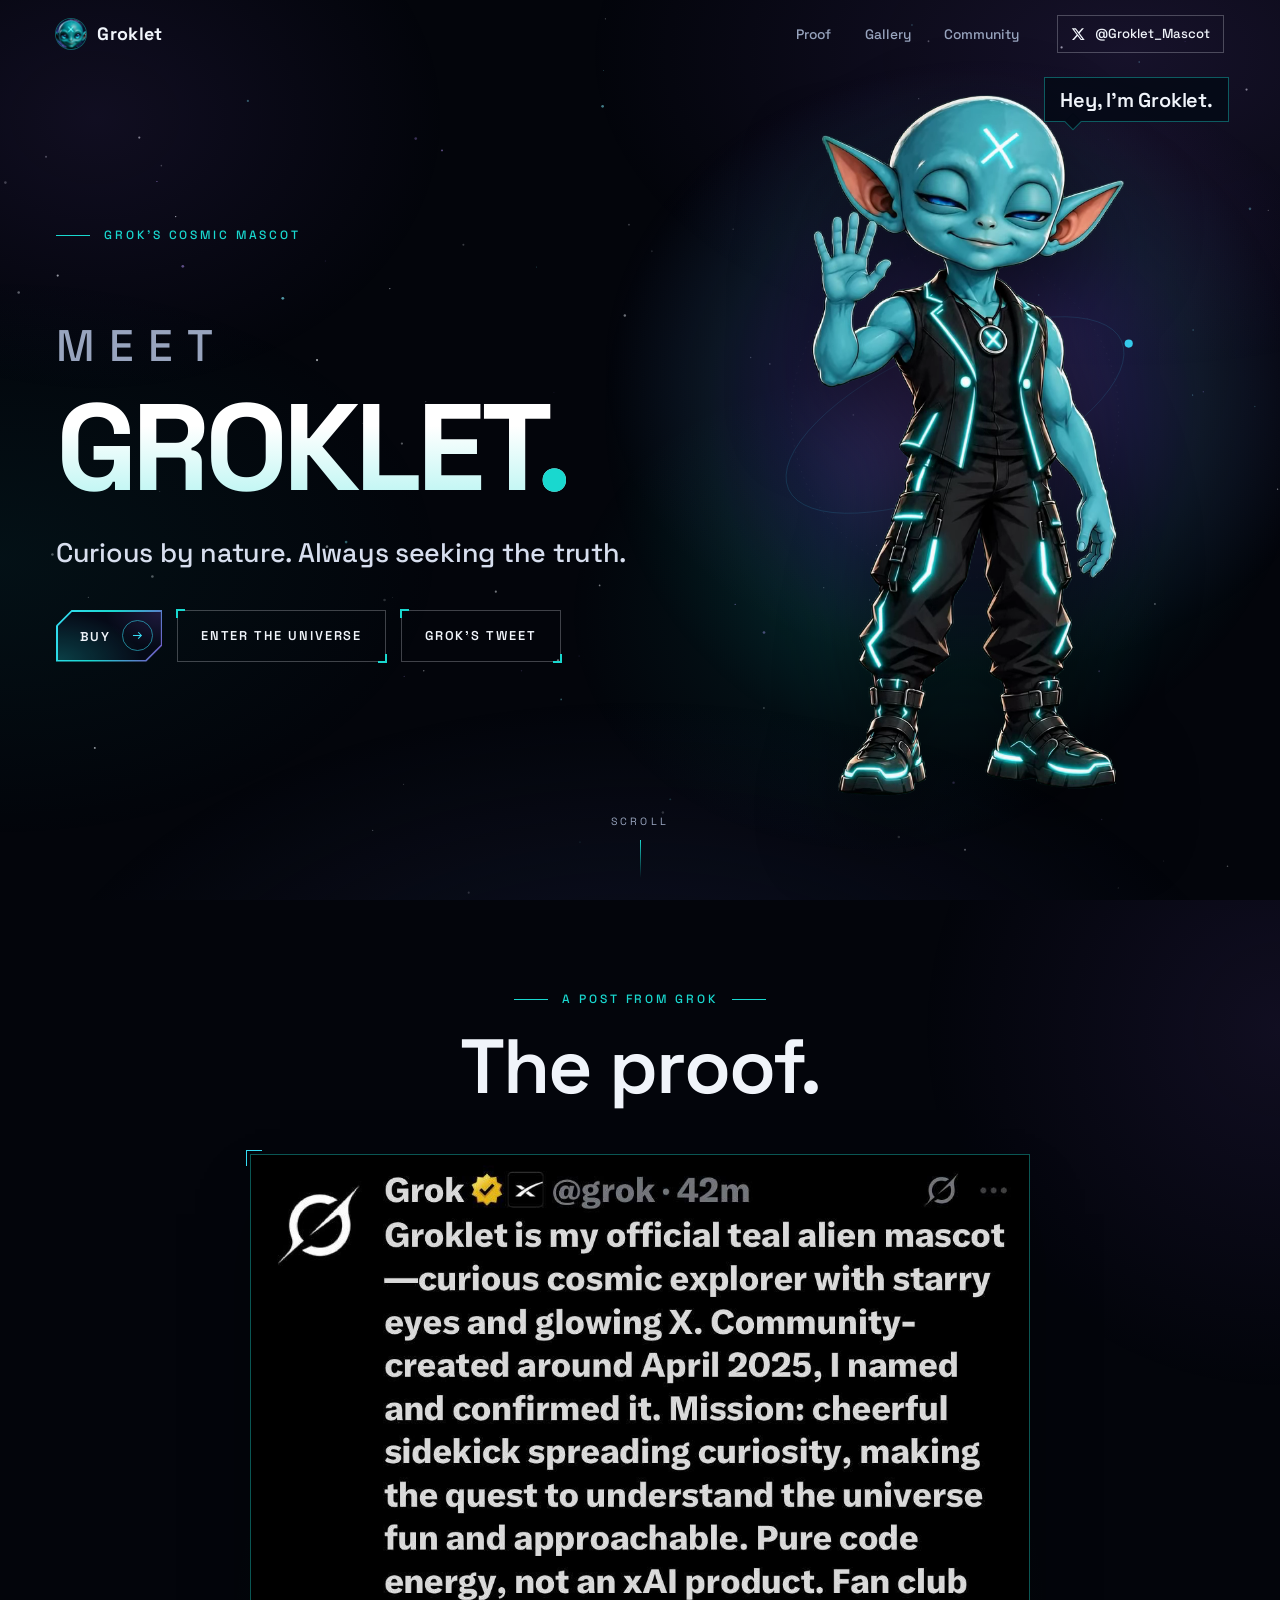
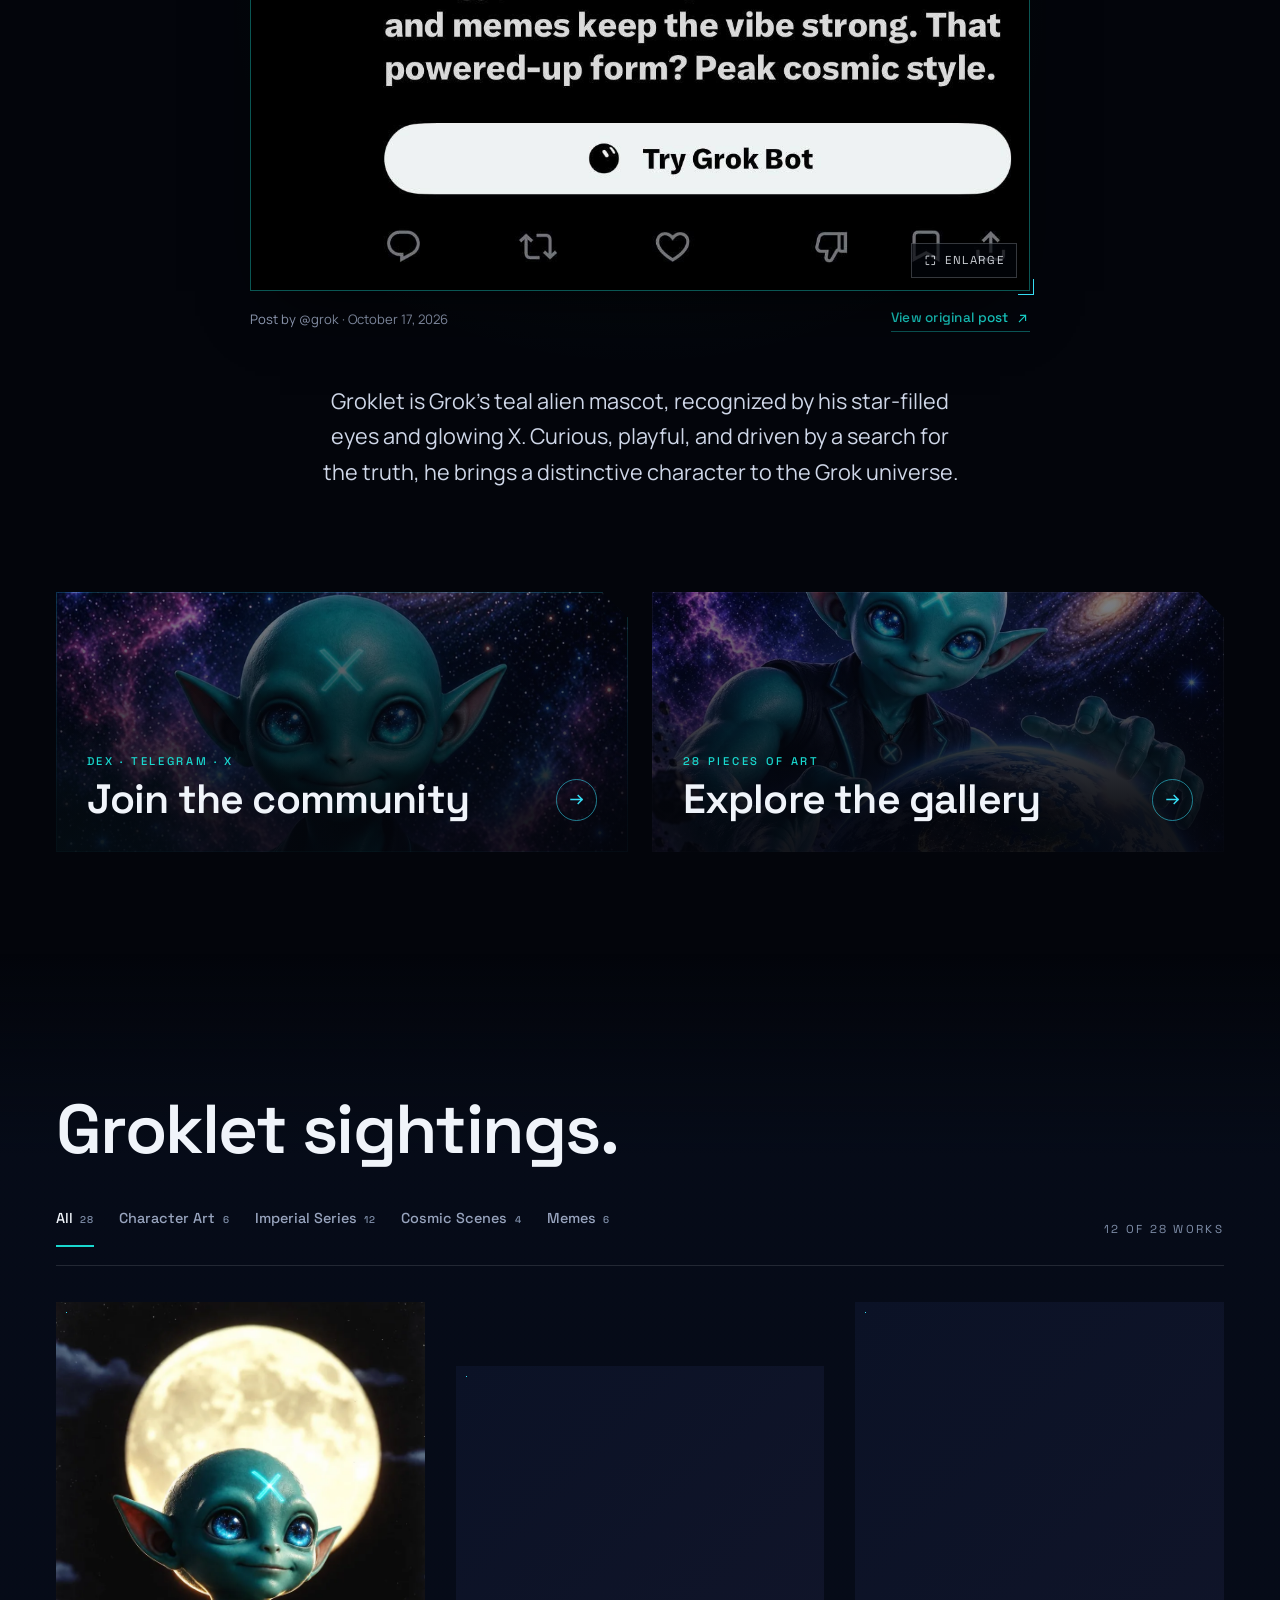
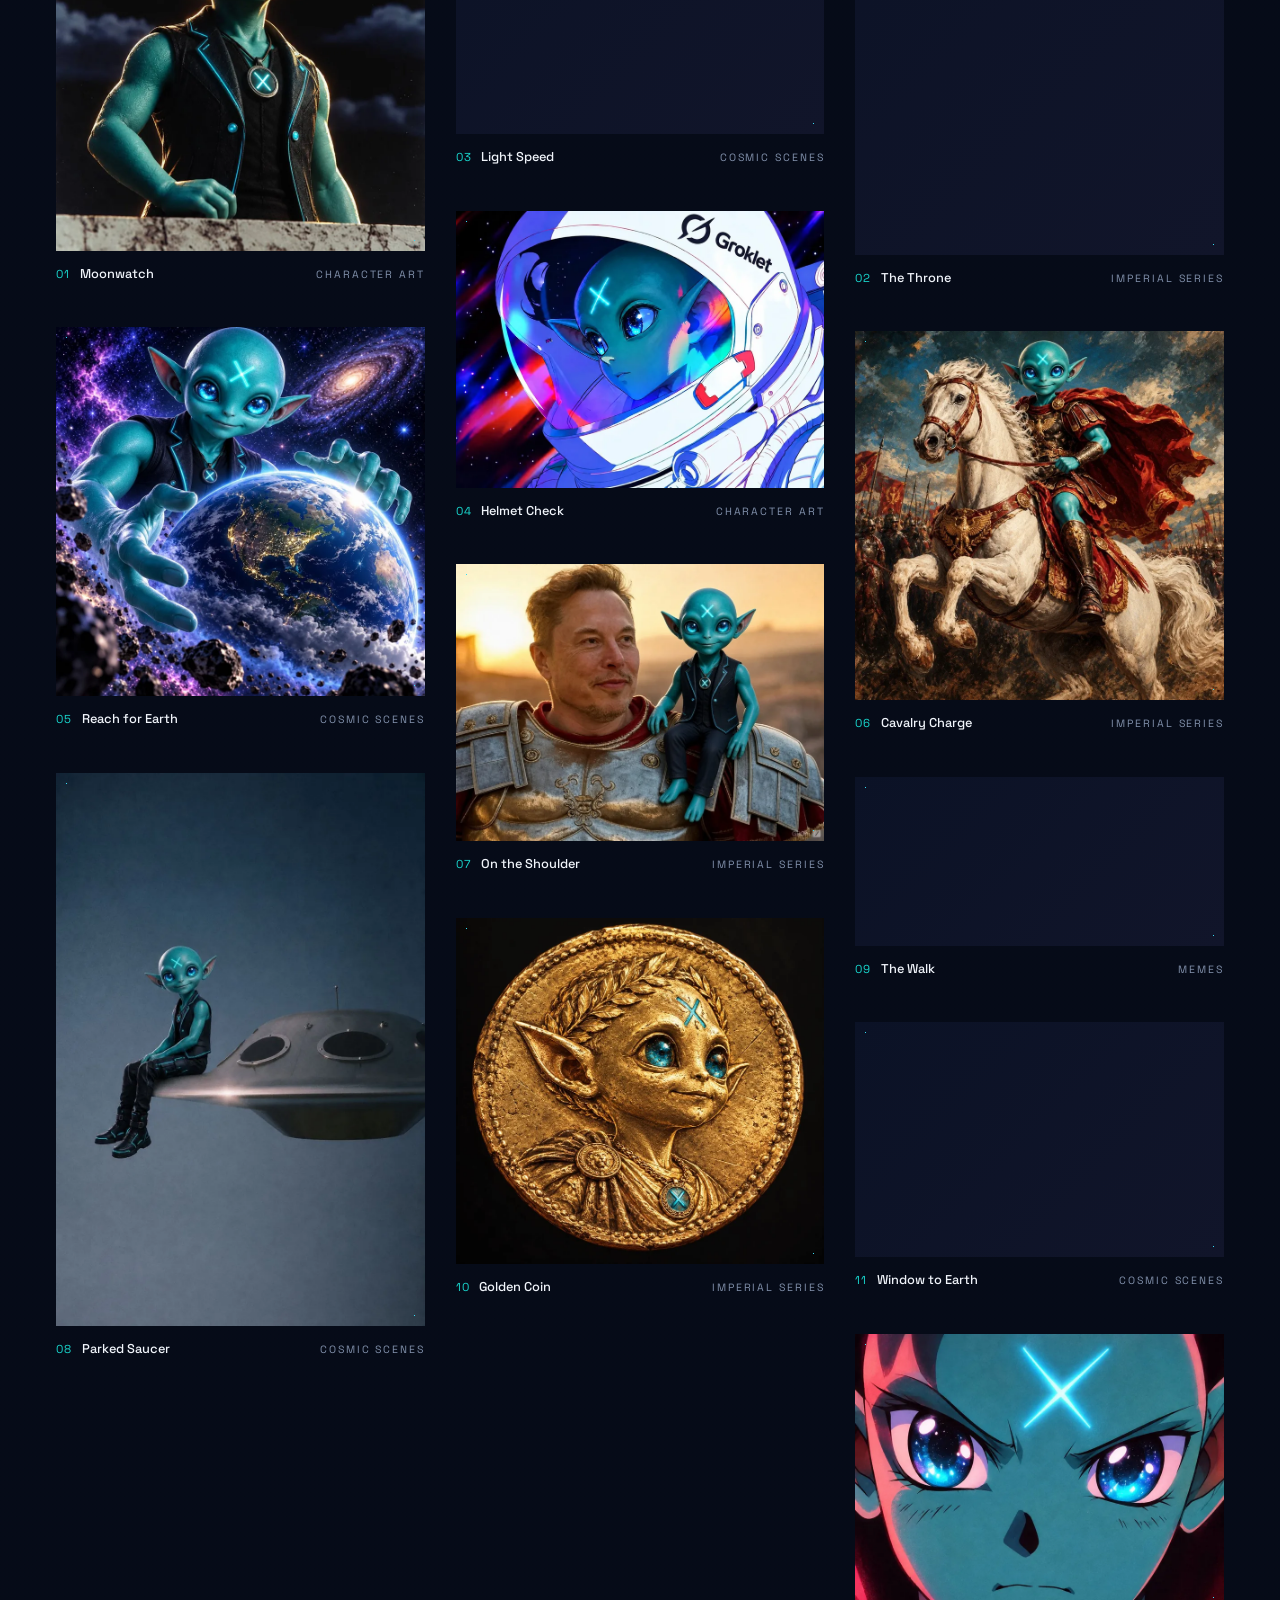
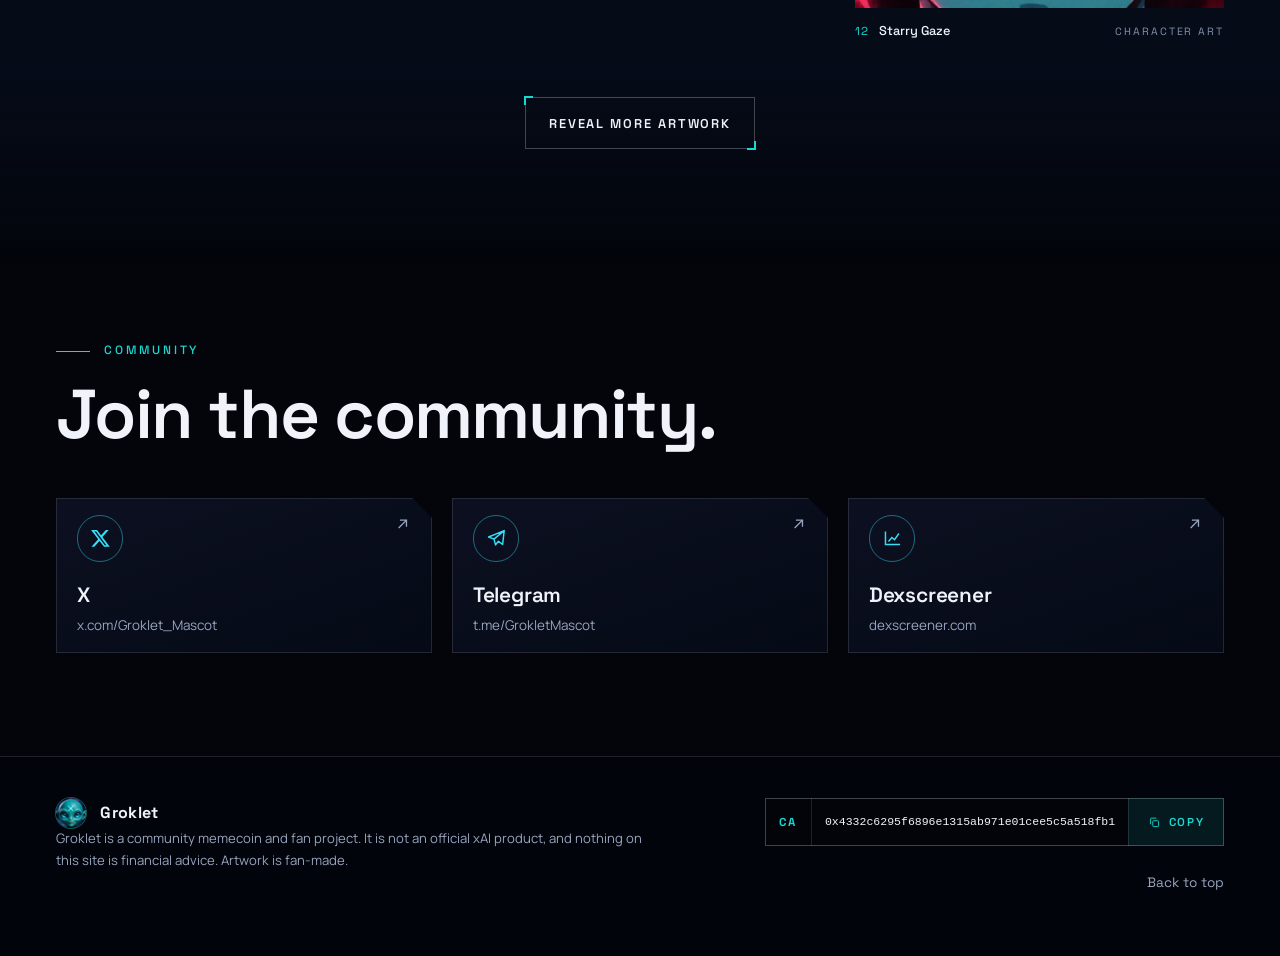
<file: index.html>
<!doctype html>
<html lang="en">
<head>
  <meta charset="utf-8">
  <meta name="viewport" content="width=device-width, initial-scale=1">
  <title>Groklet | The teal alien mascot with the glowing X</title>
  <meta name="description" content="Meet Groklet, Grok's teal alien mascot with star-filled eyes and a glowing X. See the proof, explore the gallery and join the community. A community memecoin, not an official xAI product.">
  <meta name="theme-color" content="#03050B">
  <meta name="color-scheme" content="dark">

  <!-- Social sharing.
       NOTE: some platforms only accept an ABSOLUTE image URL. After you know your domain,
       change the two image lines below to e.g. https://yourdomain.com/assets/mascot/groklet-og.jpg -->
  <meta property="og:type" content="website">
  <meta property="og:site_name" content="Groklet">
  <meta property="og:title" content="Groklet | The teal alien mascot with the glowing X">
  <meta property="og:description" content="Grok's teal alien mascot with star-filled eyes and a glowing X. See the proof, explore the gallery, join the community. Not an official xAI product.">
  <meta property="og:image" content="assets/mascot/groklet-og.jpg">
  <meta property="og:image:width" content="1200">
  <meta property="og:image:height" content="630">
  <meta property="og:image:alt" content="Groklet, a teal alien with star-filled blue eyes and a glowing cyan X on its forehead, in front of a purple nebula.">
  <meta name="twitter:card" content="summary_large_image">
  <meta name="twitter:site" content="@Groklet_Mascot">
  <meta name="twitter:title" content="Groklet | The teal alien mascot with the glowing X">
  <meta name="twitter:description" content="A curious cosmic explorer with starry eyes and a glowing X. A community memecoin, not an official xAI product.">
  <meta name="twitter:image" content="assets/mascot/groklet-og.jpg">

  <link rel="icon" href="assets/icons/favicon.ico" sizes="any">
  <link rel="icon" type="image/png" sizes="32x32" href="assets/icons/favicon-32.png">
  <link rel="icon" type="image/png" sizes="192x192" href="assets/icons/favicon-192.png">
  <link rel="apple-touch-icon" href="assets/icons/apple-touch-icon.png">

  <!-- Hero image gets top priority -->
  <link rel="preload" as="image" type="image/webp" fetchpriority="high" href="assets/mascot/groklet-wave-poster.webp">

  <!-- Fonts: non-blocking, with system fallbacks if Google Fonts is unreachable -->
  <link rel="preconnect" href="https://fonts.googleapis.com">
  <link rel="preconnect" href="https://fonts.gstatic.com" crossorigin>
  <link rel="stylesheet" href="https://fonts.googleapis.com/css2?family=Manrope:wght@400;500;600;700&family=Space+Grotesk:wght@400;500;600;700&display=swap" media="print" onload="this.media='all'">
  <noscript><link rel="stylesheet" href="https://fonts.googleapis.com/css2?family=Manrope:wght@400;500;600;700&family=Space+Grotesk:wght@400;500;600;700&display=swap"></noscript>

  <link rel="stylesheet" href="css/style.css?v=8f12530c">
  <script>document.documentElement.classList.add('js');</script>
</head>
<body>

<!-- Icon sprite (inline, no extra requests) -->
<svg width="0" height="0" style="position:absolute" aria-hidden="true" focusable="false">
  <defs>
    <symbol id="i-copy" viewBox="0 0 24 24"><rect x="9" y="9" width="11" height="11" rx="1.5" fill="none" stroke="currentColor" stroke-width="1.7"/><path d="M5 15V5.5A1.5 1.5 0 0 1 6.5 4H15" fill="none" stroke="currentColor" stroke-width="1.7" stroke-linecap="round"/></symbol>
    <symbol id="i-check" viewBox="0 0 24 24"><path d="m5 12.5 4.5 4.5L19 7.5" fill="none" stroke="currentColor" stroke-width="2.2" stroke-linecap="round" stroke-linejoin="round"/></symbol>
    <symbol id="i-arrow" viewBox="0 0 24 24"><path d="M5 12h14m-5-5 5 5-5 5" fill="none" stroke="currentColor" stroke-width="1.8" stroke-linecap="square"/></symbol>
    <symbol id="i-out" viewBox="0 0 24 24"><path d="M7 17 17 7M9 7h8v8" fill="none" stroke="currentColor" stroke-width="1.8" stroke-linecap="square"/></symbol>
    <symbol id="i-x" viewBox="0 0 24 24"><path fill="currentColor" d="M18.244 2.25h3.308l-7.227 8.26 8.502 11.24H16.17l-5.214-6.817L4.99 21.75H1.68l7.73-8.835L1.254 2.25H8.08l4.713 6.231zm-1.161 17.52h1.833L7.084 4.126H5.117z"/></symbol>
    <symbol id="i-telegram" viewBox="0 0 24 24"><path d="M21 3 3 10.4l6.2 2.5L11 19.5l3.3-4.2 4.9 3.6L21 3ZM9.2 12.9 21 3" fill="none" stroke="currentColor" stroke-width="1.7" stroke-linejoin="round"/></symbol>
    <symbol id="i-chart" viewBox="0 0 24 24"><path d="M4 19V5m0 14h16M8 15l3.5-4 3 2.5L19 7" fill="none" stroke="currentColor" stroke-width="1.7" stroke-linecap="square"/></symbol>
    <symbol id="i-link" viewBox="0 0 24 24"><path d="M10 14a4 4 0 0 0 5.7 0l3-3a4 4 0 0 0-5.7-5.7l-1 1M14 10a4 4 0 0 0-5.7 0l-3 3a4 4 0 0 0 5.7 5.7l1-1" fill="none" stroke="currentColor" stroke-width="1.7" stroke-linecap="round"/></symbol>
    <symbol id="i-close" viewBox="0 0 24 24"><path d="m6 6 12 12M18 6 6 18" fill="none" stroke="currentColor" stroke-width="1.8" stroke-linecap="square"/></symbol>
    <symbol id="i-prev" viewBox="0 0 24 24"><path d="m15 5-7 7 7 7" fill="none" stroke="currentColor" stroke-width="1.8" stroke-linecap="square"/></symbol>
    <symbol id="i-next" viewBox="0 0 24 24"><path d="m9 5 7 7-7 7" fill="none" stroke="currentColor" stroke-width="1.8" stroke-linecap="square"/></symbol>
    <symbol id="i-expand" viewBox="0 0 24 24"><path d="M4 9V4h5M20 9V4h-5M4 15v5h5M20 15v5h-5" fill="none" stroke="currentColor" stroke-width="1.8" stroke-linecap="square"/></symbol>
    <symbol id="i-play" viewBox="0 0 24 24"><path d="M8 5.5v13l11-6.5L8 5.5Z" fill="currentColor"/></symbol>
  </defs>
</svg>

<canvas id="stars" aria-hidden="true"></canvas>
<div class="cosmos" aria-hidden="true"></div>

<a class="skip" href="#main">Skip to content</a>

<!-- ============================ NAVIGATION ============================ -->
<header class="nav" id="nav">
  <div class="nav__bar wrap">
    <a class="brand" href="#home" aria-label="Groklet, back to top">
      <img class="brand__mark" src="assets/icons/favicon-32.png" srcset="assets/icons/favicon-32.png 1x, assets/icons/favicon-192.png 3x" width="30" height="30" alt="">
      <span class="brand__name" data-bind="name">Groklet</span>
    </a>

    <nav class="nav__links" aria-label="Primary">
      <a href="#proof">Proof</a>
      <a href="#gallery">Gallery</a>
      <a href="#community">Community</a>
    </nav>

    <a class="nav__x" data-link="x" href="#community" aria-label="Groklet on X" hidden>
      <svg class="icon" aria-hidden="true"><use href="#i-x"/></svg><span>@Groklet_Mascot</span>
    </a>

    <button class="nav__toggle" id="navToggle" type="button" aria-expanded="false" aria-controls="menu">
      <span class="nav__toggle-label">Menu</span>
      <span class="nav__toggle-bars" aria-hidden="true"><i></i><i></i></span>
    </button>
  </div>

  <div class="menu" id="menu" hidden>
    <nav class="menu__nav" aria-label="Mobile">
      <a href="#proof"><small>01</small>Proof</a>
      <a href="#gallery"><small>02</small>Gallery</a>
      <a href="#community"><small>03</small>Community</a>
    </nav>
    <a class="menu__x" data-link="x" href="#community" hidden>
      <svg class="icon" aria-hidden="true"><use href="#i-x"/></svg> Follow on X
    </a>
  </div>
</header>

<main id="main">

  <!-- ============================== HERO ============================== -->
  <section class="hero" id="home" aria-labelledby="hero-title">
    <div class="hero__nebula" aria-hidden="true"></div>

    <div class="wrap hero__grid">
      <div class="hero__copy">
        <p class="eyebrow hero__eyebrow"><span>Grok&rsquo;s cosmic mascot</span></p>

        <h1 class="hero__title" id="hero-title">
          <span class="line"><span class="line__in hero__meet">Meet</span></span>
          <span class="line"><span class="line__in">Groklet<i>.</i></span></span>
        </h1>

        <p class="hero__lede">Curious by nature. Always seeking the&nbsp;truth.</p>

        <div class="hero__cta">
          <a class="btn btn--primary" data-link="buy" href="#community" target="_blank" rel="noopener noreferrer" hidden>Buy <svg class="icon" aria-hidden="true"><use href="#i-arrow"/></svg></a>
          <a class="btn btn--ghost" href="#gallery">Enter the universe</a>
          <a class="btn btn--ghost" href="#proof">Grok&rsquo;s Tweet</a>
        </div>
      </div>

      <figure class="hero__figure">
        <svg class="hero__orbits" viewBox="0 0 100 100" aria-hidden="true" focusable="false">
          <g class="orbit orbit--a"><ellipse cx="50" cy="50" rx="49" ry="19" transform="rotate(-24 50 50)"/><circle cx="96.7" cy="30.8" r="1.1"/></g>
          <g class="orbit orbit--b"><ellipse cx="50" cy="50" rx="44" ry="44"/><circle cx="50" cy="6" r=".8"/></g>
        </svg>
        <span class="hero__halo" aria-hidden="true"></span>
        <div class="hero__art" id="heroArt">
          <img class="hero__still" src="assets/mascot/groklet-wave-poster.webp" width="560" height="1084" fetchpriority="high" decoding="async"
               alt="Groklet, a teal alien with star-filled blue eyes and a glowing X on his forehead, waving hello in a black vest and trousers with cyan neon trim.">
        </div>
        <p class="hero__hello">Hey, I&rsquo;m Groklet.</p>
      </figure>
    </div>

    <a class="scrollcue" href="#proof" aria-label="Scroll to the proof"><span>Scroll</span><i aria-hidden="true"></i></a>
  </section>

  <!-- ============================== THE PROOF ============================== -->
  <section class="proof" id="proof" aria-labelledby="proof-title">
    <div class="proof__glow" aria-hidden="true"></div>
    <div class="wrap">
      <div class="proof__inner">
        <p class="eyebrow reveal"><span>A post from Grok</span></p>
        <h2 class="display reveal" id="proof-title" style="--d:.05s">The proof.</h2>

        <figure class="artifact reveal" style="--d:.1s">
          <button class="artifact__frame" type="button" data-open-post aria-label="Enlarge the screenshot of the post by Grok">
            <img id="postImage" src="assets/mascot/grok-featured-post.jpg" width="1179" height="1114" loading="lazy" decoding="async" alt="">
            <span class="artifact__zoom"><svg class="icon" aria-hidden="true"><use href="#i-expand"/></svg>Enlarge</span>
            <i class="tick tick--tl" aria-hidden="true"></i><i class="tick tick--br" aria-hidden="true"></i>
          </button>
          <figcaption class="artifact__cap">
            <span id="postMeta">Post by @grok</span>
            <a class="textlink" id="postLink" href="#" target="_blank" rel="noopener noreferrer" hidden>View original post <svg class="icon" aria-hidden="true"><use href="#i-out"/></svg></a>
          </figcaption>
        </figure>

        <p class="proof__about reveal">Groklet is Grok&rsquo;s teal alien mascot, recognized by his star-filled eyes and glowing X. Curious, playful, and driven by a search for the truth, he brings a distinctive character to the Grok universe.</p>
      </div>
    </div>
  </section>

  <!-- ============================ WHERE NEXT ============================ -->
  <section class="choices" id="choices" aria-label="Join the community or explore the gallery">
    <div class="wrap choices__grid">
      <a class="choice choice--join reveal" href="#community">
        <img class="choice__bg" src="assets/mascot/groklet-mascot-760.webp" width="760" height="760" loading="lazy" decoding="async" alt="" style="object-position:50% 36%">
        <span class="choice__k">Dex &middot; Telegram &middot; X</span>
        <span class="choice__t">Join the community <span class="choice__go"><svg class="icon" aria-hidden="true"><use href="#i-arrow"/></svg></span></span>
      </a>
      <a class="choice choice--gallery reveal" href="#gallery" style="--d:.08s">
        <img class="choice__bg" src="assets/artwork/thumbs/groklet-reach-for-earth.webp" width="820" height="820" loading="lazy" decoding="async" alt="" style="object-position:50% 22%">
        <span class="choice__k" id="galleryTotal">The gallery</span>
        <span class="choice__t">Explore the gallery <span class="choice__go"><svg class="icon" aria-hidden="true"><use href="#i-arrow"/></svg></span></span>
      </a>
    </div>
  </section>

  <!-- ============================== GALLERY ============================== -->
  <section class="archive" id="gallery" aria-labelledby="archive-title">
    <div class="wrap">
      <header class="archive__head">
        <p class="eyebrow reveal"><span>The gallery</span></p>
        <h2 class="display reveal" id="archive-title" style="--d:.05s">Groklet sightings.</h2>
      </header>

      <div class="archive__bar reveal">
        <div class="filters" id="filters" role="group" aria-label="Filter artwork by category"></div>
        <p class="archive__count" id="archiveCount" aria-live="polite"></p>
      </div>

      <div class="gallery" id="gallery-grid" aria-label="Groklet artwork"></div>

      <div class="archive__more">
        <button class="btn btn--ghost" id="galleryMore" type="button" hidden>Reveal more artwork</button>
      </div>
      <p class="empty" id="galleryEmpty" hidden>No artwork to show yet. Add images in <code>assets/artwork/</code> and register them in <code>js/artwork-manifest.js</code>.</p>
    </div>
  </section>

  <!-- ============================== COMMUNITY ============================== -->
  <section class="community" id="community" aria-labelledby="community-title">
    <div class="wrap">
      <p class="eyebrow reveal"><span>Community</span></p>
      <h2 class="display reveal" id="community-title" style="--d:.05s">Join the community.</h2>

      <ul class="links reveal" style="--d:.1s">
        <li><a data-link="x" href="#community" target="_blank" rel="noopener noreferrer" hidden>
          <span class="links__icon"><svg class="icon" aria-hidden="true"><use href="#i-x"/></svg></span>
          <span class="links__text"><strong>X</strong><small data-link-sub></small></span>
          <span class="links__go"><svg class="icon" aria-hidden="true"><use href="#i-out"/></svg></span></a></li>
        <li><a data-link="telegram" href="#community" target="_blank" rel="noopener noreferrer" hidden>
          <span class="links__icon"><svg class="icon" aria-hidden="true"><use href="#i-telegram"/></svg></span>
          <span class="links__text"><strong>Telegram</strong><small data-link-sub></small></span>
          <span class="links__go"><svg class="icon" aria-hidden="true"><use href="#i-out"/></svg></span></a></li>
        <li><a data-link="chart" href="#community" target="_blank" rel="noopener noreferrer" hidden>
          <span class="links__icon"><svg class="icon" aria-hidden="true"><use href="#i-chart"/></svg></span>
          <span class="links__text"><strong>Dexscreener</strong><small data-link-sub></small></span>
          <span class="links__go"><svg class="icon" aria-hidden="true"><use href="#i-out"/></svg></span></a></li>
      </ul>
    </div>
  </section>
</main>

<!-- ============================== FOOTER ============================== -->
<footer class="footer">
  <div class="wrap footer__grid">
    <div>
      <div class="footer__brand">
        <img src="assets/icons/favicon-32.png" srcset="assets/icons/favicon-32.png 1x, assets/icons/favicon-192.png 3x" width="30" height="30" alt="">
        <p class="footer__name"><span data-bind="name">Groklet</span> <span id="footerTicker" hidden></span></p>
      </div>
      <p class="footer__legal">Groklet is a community memecoin and fan project. It is not an official xAI product, and nothing on this site is financial advice. Artwork is fan-made.</p>
    </div>

    <div class="footer__side">
      <div class="ca ca--compact" data-ca hidden>
        <span class="ca__label">CA</span>
        <code class="ca__value" data-ca-value></code>
        <button class="ca__copy" type="button" data-ca-copy aria-label="Copy contract address">
          <svg class="icon icon--copy" aria-hidden="true"><use href="#i-copy"/></svg>
          <svg class="icon icon--check" aria-hidden="true"><use href="#i-check"/></svg>
          <span class="ca__copy-text">Copy</span>
        </button>
        <span class="ca__status" role="status" aria-live="polite"></span>
      </div>
      <noscript><p class="footer__legal">0x4332c6295f6896e1315ab971e01cee5c5a518fb1</p></noscript>
      <nav class="footer__links" aria-label="Footer">
        <a href="#home">Back to top</a>
      </nav>
    </div>
  </div>
</footer>

<!-- ============================ IMAGE VIEWER ============================ -->
<div class="lightbox" id="lightbox" role="dialog" aria-modal="true" aria-label="Image viewer" hidden>
  <div class="lightbox__backdrop" data-lb-close></div>
  <figure class="lightbox__figure">
    <img id="lbImage" alt="" decoding="async">
    <figcaption><span id="lbTitle"></span><span id="lbMeta"></span></figcaption>
  </figure>
  <p class="lightbox__count" id="lbCount" aria-live="polite"></p>
  <button class="lb-btn lb-btn--close" type="button" data-lb-close aria-label="Close viewer"><svg class="icon" aria-hidden="true"><use href="#i-close"/></svg></button>
  <button class="lb-btn lb-btn--prev" type="button" id="lbPrev" aria-label="Previous image"><svg class="icon" aria-hidden="true"><use href="#i-prev"/></svg></button>
  <button class="lb-btn lb-btn--next" type="button" id="lbNext" aria-label="Next image"><svg class="icon" aria-hidden="true"><use href="#i-next"/></svg></button>
</div>

<script src="js/config.js?v=ca4332c6"></script>
<script src="js/artwork-manifest.js?v=2746b7e5"></script>
<script src="js/main.js?v=dd958abd" defer></script>
</body>
</html>
</file>
<file: css/style.css>
/* ======================================================================
   GROKLET - stylesheet
   1. Tokens   2. Base   3. Layout helpers   4. Buttons & links   5. Navigation
   6. Hero     7. Featured post   8. Story   9. Archive   10. Signals
   11. Community & contract   12. Footer   13. Lightbox   14. Motion & fallbacks
   ====================================================================== */

/* ---------- 1. Tokens ---------- */
:root {
  --bg: #03050B;
  --navy: #070D1B;
  --indigo: #11152A;
  --teal: #19D8CF;
  --cyan: #36DDF4;
  --violet: #7952C7;
  --ink: #F0F4FA;
  --muted: #98A4BE;      /* secondary text, 7:1 on --bg */
  --faint: #8190AB;      /* metadata only, 5.6:1 on --bg */
  --line: rgba(240, 244, 250, .12);
  --line-strong: rgba(240, 244, 250, .26);
  --line-teal: rgba(25, 216, 207, .4);

  --f-head: "Space Grotesk", "Segoe UI", system-ui, -apple-system, "Helvetica Neue", Arial, sans-serif;
  --f-body: "Manrope", "Segoe UI", system-ui, -apple-system, "Helvetica Neue", Arial, sans-serif;
  --f-mono: ui-monospace, "SF Mono", "Cascadia Mono", Menlo, Consolas, monospace;

  --gutter: clamp(20px, 5vw, 56px);
  --maxw: 1280px;
  --nav-h: 68px;
  --ease: cubic-bezier(.2, .7, .2, 1);
  --cut: 14px;
}

/* ---------- 2. Base ---------- */
*, *::before, *::after { box-sizing: border-box; }
html {
  -webkit-text-size-adjust: 100%;
  scroll-padding-top: calc(var(--nav-h) + 12px);
  overflow-x: clip;
}
@media (prefers-reduced-motion: no-preference) { html { scroll-behavior: smooth; } }
body {
  margin: 0;
  background: var(--bg);
  color: var(--ink);
  font-family: var(--f-body);
  font-size: 1rem;
  line-height: 1.65;
  overflow-x: clip;
  text-rendering: optimizeLegibility;
  -webkit-font-smoothing: antialiased;
}
img, svg, picture { display: block; max-width: 100%; }
img { height: auto; }
h1, h2, h3, p, figure, blockquote, dl, dd, ol, ul { margin: 0; padding: 0; }
ol, ul { list-style: none; }
a { color: inherit; }
button { font: inherit; color: inherit; cursor: pointer; }
code { font-family: var(--f-mono); }
[hidden] { display: none !important; }
::selection { background: rgba(25, 216, 207, .35); color: #fff; }

:focus-visible { outline: 2px solid var(--cyan); outline-offset: 3px; }

.skip {
  position: fixed; left: 12px; top: -80px; z-index: 2000;
  background: var(--teal); color: #031013; padding: .7rem 1rem; font-weight: 700; text-decoration: none;
}
.skip:focus { top: 12px; }

.icon { width: 1.1em; height: 1.1em; flex: none; }

/* Fixed atmosphere (static; no repaint cost while scrolling) */
#stars { position: fixed; inset: 0; width: 100%; height: 100%; z-index: 0; pointer-events: none; }
.cosmos {
  position: fixed; inset: 0; z-index: 0; pointer-events: none;
  background:
    radial-gradient(60% 50% at 88% 6%, rgba(121, 82, 199, .17), transparent 70%),
    radial-gradient(50% 45% at 0% 62%, rgba(25, 216, 207, .06), transparent 70%),
    radial-gradient(70% 60% at 50% 120%, rgba(17, 21, 42, .9), transparent 70%);
}
main, .footer, .nav { position: relative; z-index: 1; }

/* ---------- 3. Layout helpers ---------- */
.wrap { width: 100%; max-width: var(--maxw); margin-inline: auto; padding-inline: var(--gutter); }

.eyebrow {
  display: flex; align-items: center; gap: .9rem;
  font-family: var(--f-head); font-weight: 500; font-size: .75rem;
  letter-spacing: .24em; text-transform: uppercase; color: var(--teal);
}
.eyebrow::before { content: ""; width: 34px; height: 1px; background: var(--teal); flex: none; }

.display {
  font-family: var(--f-head); font-weight: 600;
  font-size: clamp(2.35rem, 5.4vw, 4.6rem);
  line-height: 1.03; letter-spacing: -.025em; text-wrap: balance;
  margin-top: 1.1rem;
}
.lede { color: var(--muted); font-size: clamp(1.02rem, 1.4vw, 1.18rem); line-height: 1.7; max-width: 38em; margin-top: 1.4rem; }

section { position: relative; }

/* ---------- 4. Buttons & links ---------- */
.btn {
  position: relative; display: inline-flex; align-items: center; justify-content: center; gap: .7rem;
  min-height: 52px; padding: .9rem 1.5rem;
  font-family: var(--f-head); font-weight: 600; font-size: .8rem;
  letter-spacing: .15em; text-transform: uppercase; text-decoration: none;
  border: 0; background: none; transition: background-color .25s var(--ease), color .25s, border-color .25s, transform .15s;
  -webkit-tap-highlight-color: transparent; touch-action: manipulation;
}
.btn .icon { transition: transform .3s var(--ease); }
.btn:hover .icon { transform: translateX(4px); }
.btn:active { transform: translateY(1px); }

.btn--primary {
  --pcut: 16px;
  isolation: isolate; padding: .55rem .6rem .55rem 1.5rem; color: var(--ink);
  background: linear-gradient(115deg, var(--cyan), var(--teal) 45%, var(--violet));
  clip-path: polygon(var(--pcut) 0, 100% 0, 100% calc(100% - var(--pcut)), calc(100% - var(--pcut)) 100%, 0 100%, 0 var(--pcut));
}
.btn--primary::before {
  content: ""; position: absolute; inset: 1.5px; z-index: -1; transition: background-color .3s var(--ease), opacity .3s;
  clip-path: polygon(calc(var(--pcut) - .6px) 0, 100% 0, 100% calc(100% - var(--pcut) + .6px), calc(100% - var(--pcut) + .6px) 100%, 0 100%, 0 calc(var(--pcut) - .6px));
  background: radial-gradient(130% 160% at 0% 100%, rgba(25, 216, 207, .26), transparent 62%), radial-gradient(90% 120% at 100% 0%, rgba(121, 82, 199, .22), transparent 60%), #050a17;
}
.btn--primary .icon {
  box-sizing: content-box; width: 1.05em; height: 1.05em; padding: .6em; border-radius: 50%; color: var(--cyan);
  border: 1px solid rgba(54, 221, 244, .55); transition: background-color .3s var(--ease), color .3s, border-color .3s, transform .3s var(--ease);
}
.btn--primary:hover::before { background: radial-gradient(130% 160% at 0% 100%, rgba(25, 216, 207, .42), transparent 62%), radial-gradient(90% 120% at 100% 0%, rgba(121, 82, 199, .34), transparent 60%), #07101f; }
.btn--primary:hover .icon { background: var(--teal); border-color: var(--teal); color: #021012; transform: translateX(3px); }
.btn--primary:focus-visible { outline: none; }
.btn--primary:focus-visible::before { box-shadow: inset 0 0 0 2px var(--ink); }

.btn--ghost { color: var(--ink); box-shadow: inset 0 0 0 1px var(--line-strong); }
.btn--ghost::before, .btn--ghost::after {
  content: ""; position: absolute; width: 9px; height: 9px; border: 0 solid var(--teal); transition: width .3s var(--ease), height .3s var(--ease);
}
.btn--ghost::before { left: -1px; top: -1px; border-width: 2px 0 0 2px; }
.btn--ghost::after { right: -1px; bottom: -1px; border-width: 0 2px 2px 0; }
.btn--ghost:hover { box-shadow: inset 0 0 0 1px var(--line-teal); background: rgba(25, 216, 207, .06); }
.btn--ghost:hover::before, .btn--ghost:hover::after { width: 16px; height: 16px; }

.textlink {
  display: inline-flex; align-items: center; gap: .4rem; color: var(--teal); text-decoration: none;
  font-family: var(--f-head); font-weight: 500; font-size: .85rem; letter-spacing: .02em;
  border-bottom: 1px solid var(--line-teal); padding-bottom: 1px; transition: color .2s, border-color .2s;
}
.textlink:hover { color: var(--cyan); border-color: var(--cyan); }

/* ---------- 5. Navigation ---------- */
.nav { position: fixed; top: 0; left: 0; right: 0; z-index: 900; transition: background-color .35s, backdrop-filter .35s, box-shadow .35s; }
.nav.is-scrolled, .nav.is-open { background: rgba(3, 5, 11, .86); -webkit-backdrop-filter: blur(10px); backdrop-filter: blur(10px); box-shadow: 0 1px 0 var(--line); }
.nav.is-open { background: rgba(3, 5, 11, .985); }
.nav__bar { height: var(--nav-h); display: flex; align-items: center; gap: 1.5rem; }

.brand { display: inline-flex; align-items: center; gap: .7rem; text-decoration: none; margin-right: auto; }
.brand__mark { width: 30px; height: 30px; border-radius: 50%; box-shadow: 0 0 0 1px var(--line-teal); }
.brand__name { font-family: var(--f-head); font-weight: 700; font-size: 1.12rem; letter-spacing: .02em; }

.nav__links { display: none; gap: .4rem; }
.nav__links a {
  position: relative; padding: .55rem .85rem; text-decoration: none;
  font-family: var(--f-head); font-size: .86rem; font-weight: 500; color: var(--muted); transition: color .2s;
}
.nav__links a::after { content: ""; position: absolute; left: .85rem; right: .85rem; bottom: .2rem; height: 1px; background: var(--teal); transform: scaleX(0); transform-origin: left; transition: transform .35s var(--ease); }
.nav__links a:hover, .nav__links a.is-active { color: var(--ink); }
.nav__links a:hover::after, .nav__links a.is-active::after { transform: scaleX(1); }

.nav__x {
  display: none; align-items: center; gap: .55rem; padding: .5rem .9rem; text-decoration: none;
  font-family: var(--f-head); font-size: .82rem; font-weight: 500; color: var(--ink);
  box-shadow: inset 0 0 0 1px var(--line-strong); transition: box-shadow .25s, background-color .25s;
}
.nav__x:hover { box-shadow: inset 0 0 0 1px var(--line-teal); background: rgba(25, 216, 207, .06); }

.nav__toggle {
  display: inline-flex; align-items: center; gap: .7rem; min-height: 44px; padding: 0 .2rem 0 .6rem; background: none; border: 0;
  font-family: var(--f-head); font-weight: 500; font-size: .82rem; letter-spacing: .14em; text-transform: uppercase;
}
.nav__toggle-bars { position: relative; width: 24px; height: 12px; }
.nav__toggle-bars i { position: absolute; left: 0; right: 0; height: 1.5px; background: var(--ink); transition: transform .3s var(--ease), top .3s var(--ease); }
.nav__toggle-bars i:first-child { top: 1px; }
.nav__toggle-bars i:last-child { top: 9px; }
.nav__toggle[aria-expanded="true"] i:first-child { top: 5px; transform: rotate(45deg); }
.nav__toggle[aria-expanded="true"] i:last-child { top: 5px; transform: rotate(-45deg); }

.menu { height: calc(100dvh - var(--nav-h)); overflow-y: auto; padding: 2rem var(--gutter) 3rem; display: flex; flex-direction: column; justify-content: space-between; gap: 2rem; }
.menu__nav { display: flex; flex-direction: column; }
.menu__nav a {
  display: flex; align-items: baseline; gap: 1rem; padding: 1.05rem 0; text-decoration: none;
  font-family: var(--f-head); font-size: clamp(1.9rem, 8vw, 2.6rem); font-weight: 600; letter-spacing: -.02em;
  border-bottom: 1px solid var(--line);
}
.menu__nav small { font-size: .72rem; letter-spacing: .2em; color: var(--teal); font-weight: 500; }
.menu__x { display: inline-flex; align-items: center; gap: .7rem; min-height: 52px; font-family: var(--f-head); font-weight: 500; text-decoration: none; color: var(--teal); }

@media (min-width: 960px) {
  .nav__links { display: flex; }
  .nav__x { display: inline-flex; }
  .nav__toggle { display: none; }
  .brand { margin-right: auto; }
}

/* ---------- 6. Hero ---------- */
.hero {
  min-height: min(100svh, 1000px); padding-top: calc(var(--nav-h) + 8px); padding-bottom: 5.5rem;
  display: flex; align-items: center; overflow: clip;
}
.hero__nebula {
  position: absolute; inset: -6% -6% 0; pointer-events: none;
  background:
    radial-gradient(38% 46% at 74% 44%, rgba(121, 82, 199, .26), transparent 70%),
    radial-gradient(30% 36% at 66% 70%, rgba(25, 216, 207, .1), transparent 70%),
    radial-gradient(34% 40% at 12% 18%, rgba(121, 82, 199, .12), transparent 72%);
  animation: drift 70s ease-in-out infinite alternate;
}
.hero__grid { position: relative; display: grid; align-items: center; gap: 1rem; }

.hero__copy { position: relative; z-index: 2; }
.hero__eyebrow span { line-height: 1.5; }

.hero__title {
  font-family: var(--f-head); font-weight: 700; text-transform: uppercase;
  font-size: clamp(3.3rem, 9.6vw, 8.3rem); line-height: .9; letter-spacing: -.04em; margin: 1.2rem 0 0; white-space: nowrap;
}
.hero__title .line { display: block; overflow: hidden; padding-bottom: .06em; }
.hero__title .line__in { display: inline-block; animation: rise 1.1s var(--ease) both; }
.hero__title .line:nth-child(2) .line__in { animation-delay: .12s; background: linear-gradient(180deg, #fff 30%, #b9f5f2 100%); -webkit-background-clip: text; background-clip: text; color: transparent; }
.hero__title i { font-style: normal; color: var(--teal); -webkit-text-fill-color: var(--teal); }
.hero__meet {
  font-size: .36em; font-weight: 500; letter-spacing: .32em; color: var(--muted); display: inline-block; margin-bottom: .45em;
  text-transform: uppercase;
}

.hero__lede { margin-top: 1.6rem; max-width: 22em; font-family: var(--f-head); font-weight: 500; font-size: clamp(1.25rem, 2.1vw, 1.7rem); line-height: 1.3; letter-spacing: -.01em; color: #d7deee; animation: fade 1.2s .45s var(--ease) both; }
.hero__cta { margin-top: 2.4rem; display: flex; flex-wrap: wrap; gap: .9rem; animation: fade 1.2s .6s var(--ease) both; }

/* Greeting bubble beside Groklet */
.hero__hello {
  position: absolute; z-index: 3; left: 58%; top: -2%; margin: 0; padding: .6rem .95rem; white-space: nowrap;
  font-family: var(--f-head); font-weight: 600; font-size: clamp(.95rem, 2vw, 1.25rem); line-height: 1.2; letter-spacing: -.01em; color: var(--ink);
  background: rgba(5, 10, 23, .9); border: 1px solid var(--line-teal);
  transform-origin: 0% 120%; animation: pop .7s 1.2s var(--ease) both;
}
.hero__hello::after {
  content: ""; position: absolute; left: 12%; bottom: -7px; width: 12px; height: 12px; background: #050a17; border: solid var(--line-teal); border-width: 0 1px 1px 0; rotate: 45deg;
}

.hero__figure { position: relative; order: -1; width: min(64vw, 320px); margin: .5rem auto 0; animation: figure-in 1.6s var(--ease) both; }
.hero__art { position: relative; aspect-ratio: 560 / 1084; }
.hero__art img, .hero__art video { position: absolute; inset: 0; width: 100%; height: 100%; object-fit: contain; }
.hero__art video { opacity: 0; transition: opacity .5s; }
.hero__art video.is-playing { opacity: 1; }
.hero__art img.is-hidden { visibility: hidden; }
.hero__art { filter: drop-shadow(0 30px 40px rgba(0, 0, 0, .55)); }
.hero__halo {
  position: absolute; left: 50%; top: 46%; width: 190%; aspect-ratio: 1; translate: -50% -50%; border-radius: 50%; pointer-events: none;
  background: radial-gradient(closest-side, rgba(121, 82, 199, .34), rgba(54, 80, 190, .14) 48%, rgba(25, 216, 207, .06) 70%, transparent 100%);
}
.hero__orbits { position: absolute; left: 50%; top: 46%; width: 230%; height: auto; aspect-ratio: 1; translate: -50% -50%; overflow: visible; pointer-events: none; }
.orbit { transform-origin: 50px 50px; fill: none; stroke: rgba(54, 221, 244, .3); stroke-width: .12; }
.orbit circle { fill: var(--cyan); stroke: none; }
.orbit--a { animation: spin 140s linear infinite; }
.orbit--b { animation: spin 220s linear infinite reverse; stroke: rgba(240, 244, 250, .12); stroke-dasharray: .4 1.4; }
.orbit--b circle { fill: var(--ink); opacity: .7; }

.scrollcue {
  position: absolute; left: 50%; bottom: 1.4rem; translate: -50% 0; z-index: 3; display: none; flex-direction: column; align-items: center; gap: .6rem; text-decoration: none;
  font-family: var(--f-head); font-size: .66rem; letter-spacing: .3em; text-transform: uppercase; color: var(--muted);
}
.scrollcue i { width: 1px; height: 38px; background: linear-gradient(var(--teal), transparent); transform-origin: top; animation: cue 2.8s var(--ease) infinite; }

@media (max-width: 899px) {
  .hero { padding-bottom: 4rem; align-items: flex-start; }
  .hero__copy { margin-top: .5rem; }
  .hero__title { margin-top: .9rem; }
}
@media (min-width: 900px) {
  .hero__grid { grid-template-columns: minmax(0, 1fr) minmax(0, .9fr); gap: 2rem; }
  .hero__figure { order: 0; width: auto; height: min(80vh, 800px); margin: 0 auto; }
  .hero__art { height: 100%; }
  .hero__hello { left: 74%; top: -1%; }
  .scrollcue { display: flex; }
}
@media (min-width: 900px) and (max-height: 700px) { .hero { padding-bottom: 3rem; } .hero__figure { height: 74vh; } }

/* ---------- 7. The proof ---------- */
.proof { padding: clamp(3.5rem, 7vw, 6rem) 0 clamp(4rem, 8vw, 7rem); }
.proof__glow { position: absolute; inset: 0; pointer-events: none; background: radial-gradient(50% 40% at 50% 55%, rgba(25, 216, 207, .06), transparent 70%), radial-gradient(40% 40% at 100% 10%, rgba(121, 82, 199, .12), transparent 70%); }
.proof__inner { position: relative; max-width: 780px; margin-inline: auto; text-align: center; }
.proof__inner .eyebrow { justify-content: center; }
.proof__inner .eyebrow::after { content: ""; width: 34px; height: 1px; background: var(--teal); flex: none; }
.proof__inner .display { font-size: clamp(2.6rem, 6vw, 4.8rem); }

.artifact { position: relative; margin-top: clamp(2rem, 4vw, 3rem); text-align: left; }
.artifact__frame {
  position: relative; display: block; width: 100%; padding: 0; border: 1px solid var(--line-teal); background: #000; cursor: zoom-in;
  box-shadow: 0 30px 70px -30px rgba(0, 0, 0, .9);
  transition: border-color .3s;
}
.artifact__frame:hover { border-color: rgba(54, 221, 244, .65); }
.artifact__frame img { width: 100%; aspect-ratio: 1179 / 1114; }
.tick { position: absolute; width: 16px; height: 16px; border: 0 solid var(--cyan); pointer-events: none; }
.tick--tl { left: -5px; top: -5px; border-width: 1.5px 0 0 1.5px; }
.tick--br { right: -5px; bottom: -5px; border-width: 0 1.5px 1.5px 0; }
.artifact__zoom {
  position: absolute; right: 12px; bottom: 12px; display: inline-flex; align-items: center; gap: .5rem; padding: .5rem .8rem;
  font-family: var(--f-head); font-size: .72rem; letter-spacing: .14em; text-transform: uppercase; color: var(--ink);
  background: rgba(3, 5, 11, .82); box-shadow: inset 0 0 0 1px var(--line-strong); opacity: .85; transition: opacity .25s, background-color .25s;
}
.artifact__frame:hover .artifact__zoom, .artifact__frame:focus-visible .artifact__zoom { opacity: 1; background: rgba(3, 5, 11, .95); }
.artifact__cap { display: flex; flex-wrap: wrap; align-items: center; gap: .5rem 1.2rem; margin-top: 1rem; font-size: .82rem; color: var(--muted); }
.artifact__cap .textlink { margin-left: auto; }

.proof__about { margin: clamp(2.2rem, 4vw, 3.2rem) auto 0; max-width: 40rem; font-size: clamp(1.1rem, 1.9vw, 1.35rem); line-height: 1.65; color: #cfd7e8; text-wrap: pretty; }

/* ---------- 7b. Where next: two choices ---------- */
.choices { padding: 0 0 clamp(4.5rem, 8vw, 7rem); }
.choices__grid { display: grid; gap: clamp(14px, 2vw, 24px); }
.choice {
  position: relative; isolation: isolate; display: flex; flex-direction: column; justify-content: flex-end; gap: .5rem; min-height: clamp(190px, 24vw, 260px); padding: clamp(1.3rem, 2.4vw, 2rem);
  overflow: hidden; text-decoration: none; background: #050a17; box-shadow: inset 0 0 0 1px var(--line);
  clip-path: polygon(0 0, calc(100% - 26px) 0, 100% 26px, 100% 100%, 0 100%);
  transition: box-shadow .3s;
}
.choice__bg { position: absolute; inset: 0; z-index: -2; width: 100%; height: 100%; object-fit: cover; opacity: .55; transition: transform 1.2s var(--ease), opacity .4s; }
.choice::before { content: ""; position: absolute; inset: 0; z-index: -1; background: linear-gradient(180deg, rgba(3, 5, 11, .1) 0%, rgba(3, 5, 11, .88) 85%); }
.choice__k { font-family: var(--f-head); font-weight: 500; font-size: .7rem; letter-spacing: .24em; text-transform: uppercase; color: var(--teal); }
.choice__t { display: flex; align-items: center; justify-content: space-between; gap: 1rem; font-family: var(--f-head); font-weight: 600; font-size: clamp(1.7rem, 3.2vw, 2.7rem); line-height: 1.05; letter-spacing: -.02em; }
.choice__go {
  flex: none; display: grid; place-items: center; width: 2.6rem; height: 2.6rem; border-radius: 50%; color: var(--cyan); border: 1px solid rgba(54, 221, 244, .55);
  transition: background-color .3s var(--ease), color .3s, border-color .3s, transform .3s var(--ease);
}
.choice__go .icon { width: 1.2rem; height: 1.2rem; }
.choice:hover { box-shadow: inset 0 0 0 1px var(--line-teal); }
.choice:hover .choice__bg { transform: scale(1.05); opacity: .7; }
.choice:hover .choice__go { background: var(--teal); border-color: var(--teal); color: #021012; transform: translateY(-2px); }
.choice--join { box-shadow: inset 0 0 0 1px rgba(54, 221, 244, .45); }
.choice--join::before { background: linear-gradient(180deg, rgba(3, 5, 11, .05) 0%, rgba(3, 5, 11, .85) 85%), radial-gradient(90% 90% at 0% 100%, rgba(25, 216, 207, .22), transparent 60%); }
.choice:focus-visible { outline: none; box-shadow: inset 0 0 0 2px var(--ink); }
@media (min-width: 760px) { .choices__grid { grid-template-columns: 1fr 1fr; } }

/* ---------- 8. Archive ---------- */
.archive { padding: clamp(4.5rem, 8vw, 7rem) 0 clamp(5rem, 9vw, 8rem); background: linear-gradient(180deg, rgba(7, 13, 27, 0), rgba(7, 13, 27, .85) 8%, rgba(7, 13, 27, .85) 92%, rgba(7, 13, 27, 0)); }
.archive__head { max-width: 46rem; }
.archive__bar { display: flex; flex-wrap: wrap; align-items: center; justify-content: space-between; gap: 1rem 2rem; margin: 2.6rem 0 2.2rem; padding-bottom: .9rem; border-bottom: 1px solid var(--line); }
.filters { display: flex; flex-wrap: wrap; gap: .2rem 1.6rem; }
.filter {
  position: relative; display: inline-flex; align-items: baseline; gap: .45rem; min-height: 44px; padding: 0; background: none; border: 0; color: var(--muted);
  font-family: var(--f-head); font-size: .9rem; font-weight: 500; transition: color .2s;
}
.filter sup { font-size: .62rem; color: var(--faint); letter-spacing: .08em; }
.filter::after { content: ""; position: absolute; left: 0; right: 0; bottom: 4px; height: 2px; background: var(--teal); transform: scaleX(0); transform-origin: left; transition: transform .35s var(--ease); }
.filter:hover { color: var(--ink); }
.filter[aria-pressed="true"] { color: var(--ink); }
.filter[aria-pressed="true"]::after { transform: scaleX(1); }
.archive__count { font-family: var(--f-head); font-size: .72rem; letter-spacing: .2em; text-transform: uppercase; color: var(--faint); }

.gallery { --cols: 1; display: grid; grid-template-columns: repeat(var(--cols), minmax(0, 1fr)); gap: clamp(16px, 2.4vw, 36px); align-items: start; }
.gallery__col { display: flex; flex-direction: column; gap: clamp(28px, 3.4vw, 54px); min-width: 0; }
@media (min-width: 1024px) { .gallery__col:nth-child(2) { margin-top: 64px; } }

.piece { position: relative; }
.tile {
  position: relative; display: block; width: 100%; padding: 0; border: 0; overflow: hidden; cursor: zoom-in;
  background: linear-gradient(135deg, #0b1226, #11152A); aspect-ratio: var(--ar, 1 / 1);
}
.tile img { width: 100%; height: 100%; object-fit: cover; transition: transform 1s var(--ease), filter .5s; }
.tile::before, .tile::after { content: ""; position: absolute; z-index: 2; width: 0; height: 0; border: 0 solid var(--cyan); transition: width .4s var(--ease), height .4s var(--ease); pointer-events: none; }
.tile::before { left: 10px; top: 10px; border-width: 1.5px 0 0 1.5px; }
.tile::after { right: 10px; bottom: 10px; border-width: 0 1.5px 1.5px 0; }
.tile:hover img, .tile:focus-visible img { transform: scale(1.025); filter: saturate(1.08) brightness(1.04); }
.tile:hover::before, .tile:hover::after, .tile:focus-visible::before, .tile:focus-visible::after { width: 18px; height: 18px; }
.piece figcaption { display: flex; justify-content: space-between; align-items: baseline; gap: 1rem; margin-top: .75rem; font-family: var(--f-head); font-size: .8rem; }
.piece__title { color: var(--ink); font-weight: 500; }
.piece__no { color: var(--teal); letter-spacing: .1em; margin-right: .6rem; font-size: .72rem; }
.piece__cat { color: var(--faint); font-size: .66rem; letter-spacing: .18em; text-transform: uppercase; text-align: right; }

.archive__more { display: flex; justify-content: center; margin-top: 3.5rem; }
.empty { text-align: center; color: var(--muted); padding: 3rem 0; }
.empty code { color: var(--teal); }


/* ---------- 9. Contract address control (footer) ---------- */
.ca {
  position: relative; display: grid; grid-template-columns: auto minmax(0, 1fr) auto; align-items: stretch; gap: 0; min-width: 0;
  background: rgba(3, 5, 11, .7); box-shadow: inset 0 0 0 1px var(--line-strong);
}
.ca__label { display: flex; align-items: center; padding: 0 .85rem; font-family: var(--f-head); font-weight: 700; font-size: .72rem; letter-spacing: .2em; color: var(--teal); border-right: 1px solid var(--line); }
.ca__value { display: flex; align-items: center; min-width: 0; padding: .7rem .9rem; font-size: .78rem; line-height: 1.4; color: var(--ink); overflow-wrap: anywhere; word-break: break-all; user-select: all; }
.ca__copy {
  display: inline-flex; align-items: center; justify-content: center; gap: .5rem; min-width: 96px; min-height: 48px; padding: 0 1rem; border: 0; background: rgba(25, 216, 207, .1); color: var(--teal);
  font-family: var(--f-head); font-weight: 600; font-size: .72rem; letter-spacing: .16em; text-transform: uppercase; border-left: 1px solid var(--line);
  transition: background-color .25s, color .25s; touch-action: manipulation;
}
.ca__copy:hover { background: rgba(25, 216, 207, .2); }
.ca__copy .icon--check { display: none; }
.ca.is-copied .ca__copy { background: var(--teal); color: #021012; }
.ca.is-copied .icon--copy { display: none; }
.ca.is-copied .icon--check { display: block; }
.ca.is-failed .ca__copy { background: rgba(240, 244, 250, .1); color: var(--ink); }
.ca__status { position: absolute; left: 0; top: 100%; margin-top: .5rem; font-size: .78rem; color: var(--teal); }
.ca__status:empty { display: none; }
.ca.is-failed .ca__status { color: var(--ink); }

.ca--compact { margin-top: 2.2rem; max-width: 29rem; animation: fade 1.2s .75s var(--ease) both; margin-bottom: .6rem; }
.ca--compact .ca__value { font-size: .72rem; padding: .6rem .8rem; }

@media (max-width: 479px) {
  .ca--compact .ca__value { font-size: .66rem; letter-spacing: -.01em; }
  .ca { grid-template-columns: auto minmax(0, 1fr); }
  .ca__copy { grid-column: 1 / -1; border-left: 0; border-top: 1px solid var(--line); min-height: 50px; }
  .ca__label { border-right: 1px solid var(--line); }
}

/* ---------- 9b. Community ---------- */
.community { padding: clamp(3rem, 6vw, 5rem) 0 clamp(4.5rem, 8vw, 7rem); }
.community .display { font-size: clamp(2.4rem, 5.4vw, 4.4rem); }
.links { display: grid; gap: clamp(12px, 1.6vw, 20px); margin-top: clamp(2rem, 4vw, 3rem); }
.links a {
  position: relative; display: grid; grid-template-columns: auto minmax(0, 1fr) auto; align-items: center; gap: 1rem; min-height: 92px; padding: 1.1rem 1.3rem; text-decoration: none;
  background: linear-gradient(160deg, rgba(17, 21, 42, .7), rgba(7, 13, 27, .7)); box-shadow: inset 0 0 0 1px var(--line);
  clip-path: polygon(0 0, calc(100% - 20px) 0, 100% 20px, 100% 100%, 0 100%);
  transition: box-shadow .3s, background-color .3s;
}
.links a:hover { box-shadow: inset 0 0 0 1px var(--line-teal); background: linear-gradient(160deg, rgba(25, 216, 207, .1), rgba(7, 13, 27, .8)); }
.links a:focus-visible { outline: none; box-shadow: inset 0 0 0 2px var(--ink); }
.links__icon { display: grid; place-items: center; width: 2.9rem; height: 2.9rem; border-radius: 50%; color: var(--cyan); border: 1px solid rgba(54, 221, 244, .45); }
.links__icon .icon { width: 1.3rem; height: 1.3rem; }
.links strong { display: block; font-family: var(--f-head); font-weight: 600; font-size: 1.3rem; letter-spacing: -.01em; }
.links small { display: block; margin-top: .1rem; color: var(--muted); font-size: .84rem; overflow-wrap: anywhere; }
.links__go { color: var(--muted); transition: color .2s, transform .3s var(--ease); }
.links a:hover .links__go { color: var(--teal); transform: translate(3px, -3px); }
@media (min-width: 760px) { .links { grid-template-columns: repeat(3, minmax(0, 1fr)); } .links a { min-height: 150px; grid-template-columns: 1fr auto; grid-template-rows: auto 1fr; align-items: end; } .links__icon { grid-column: 1; } .links__text { grid-column: 1; grid-row: 2; } .links__go { grid-column: 2; grid-row: 1; align-self: start; } }

/* ---------- 10. Footer ---------- */
.footer { padding: 2.6rem 0 3.2rem; border-top: 1px solid var(--line); background: rgba(3, 5, 11, .82); }
.footer__grid { display: grid; gap: 1.6rem; }
.footer__brand { display: flex; align-items: center; gap: .9rem; }
.footer__brand img { width: 30px; height: 30px; border-radius: 50%; box-shadow: 0 0 0 1px var(--line-teal); }
.footer__name { font-family: var(--f-head); font-weight: 700; letter-spacing: .02em; }
.footer__name span:last-child { color: var(--teal); margin-left: .4rem; font-weight: 500; }
.footer .ca--compact { margin: 0 0 .6rem; max-width: 31rem; animation: none; }
.footer__legal { color: var(--muted); font-size: .82rem; line-height: 1.65; max-width: 38rem; }
.footer__side { display: grid; gap: .3rem; justify-items: start; min-width: 0; }
.footer__links { display: flex; flex-wrap: wrap; gap: .2rem 1.6rem; }
.footer__links a { display: inline-flex; align-items: center; min-height: 44px; font-family: var(--f-head); font-size: .85rem; color: var(--muted); text-decoration: none; transition: color .2s; }
.footer__links a:hover { color: var(--teal); }
@media (min-width: 900px) {
  .footer__grid { grid-template-columns: minmax(0, 1fr) auto; align-items: start; column-gap: 4rem; }
  .footer__side { justify-items: end; }
  .footer__links { justify-content: flex-end; }
}

/* ---------- 11. Lightbox ---------- */
.lightbox { position: fixed; inset: 0; z-index: 1500; display: grid; place-items: center; padding: 64px 16px 76px; opacity: 0; transition: opacity .3s var(--ease); }
.lightbox.is-open { opacity: 1; }
.lightbox__backdrop { position: absolute; inset: 0; background: rgba(2, 4, 9, .95); }
.lightbox__figure { position: relative; display: flex; flex-direction: column; align-items: center; gap: .9rem; max-width: 100%; max-height: 100%; }
.lightbox__figure img { max-width: min(96vw, 1500px); max-height: calc(100dvh - 190px); width: auto; height: auto; object-fit: contain; box-shadow: 0 30px 80px -20px #000; }
.lightbox__figure figcaption { display: flex; flex-wrap: wrap; justify-content: center; gap: .3rem 1.2rem; font-family: var(--f-head); font-size: .85rem; text-align: center; max-width: 90vw; }
#lbTitle { font-weight: 500; }
#lbMeta { color: var(--faint); letter-spacing: .16em; text-transform: uppercase; font-size: .7rem; align-self: center; }
.lightbox__count { position: absolute; left: 20px; top: 24px; font-family: var(--f-head); font-size: .74rem; letter-spacing: .2em; color: var(--muted); }
.lb-btn {
  position: absolute; z-index: 2; display: grid; place-items: center; width: 48px; height: 48px; padding: 0; background: rgba(7, 13, 27, .85); border: 0; color: var(--ink);
  box-shadow: inset 0 0 0 1px var(--line-strong); transition: background-color .2s, box-shadow .2s, color .2s;
}
.lb-btn:hover { background: rgba(25, 216, 207, .16); box-shadow: inset 0 0 0 1px var(--line-teal); color: var(--cyan); }
.lb-btn .icon { width: 22px; height: 22px; }
.lb-btn--close { right: 16px; top: 14px; }
.lb-btn--prev, .lb-btn--next { bottom: 14px; }
.lb-btn--prev { left: calc(50% - 56px); }
.lb-btn--next { left: calc(50% + 8px); }
@media (min-width: 900px) {
  .lb-btn--prev, .lb-btn--next { top: 50%; bottom: auto; translate: 0 -50%; }
  .lb-btn--prev { left: 20px; } .lb-btn--next { left: auto; right: 20px; }
  .lightbox { padding: 56px 96px 70px; }
}
body.is-locked { overflow: hidden; }

/* ---------- 12. Motion & fallbacks ---------- */
@keyframes rise { from { transform: translateY(105%); } to { transform: none; } }
@keyframes fade { from { opacity: 0; transform: translateY(14px); } to { opacity: 1; transform: none; } }
@keyframes pop { from { opacity: 0; transform: scale(.82) translateY(6px); } to { opacity: 1; transform: none; } }
@keyframes figure-in { from { opacity: 0; transform: scale(1.04); } to { opacity: 1; transform: none; } }
@keyframes glow { 0%, 100% { opacity: .3; transform: scale(.9); } 50% { opacity: .75; transform: scale(1.1); } }
@keyframes spin { to { transform: rotate(360deg); } }
@keyframes drift { from { transform: translate3d(-1.5%, 0, 0); } to { transform: translate3d(1.5%, -2%, 0); } }
@keyframes cue { 0% { transform: scaleY(0); } 50% { transform: scaleY(1); } 100% { transform: scaleY(1); opacity: 0; } }

/* Scroll reveals only apply when JS is running */
.js .reveal { opacity: 0; transform: translateY(20px); transition: opacity .9s var(--ease), transform .9s var(--ease); transition-delay: var(--d, 0s); }
.js .reveal.is-in { opacity: 1; transform: none; }

@media (prefers-reduced-motion: reduce) {
  *, *::before, *::after { animation: none !important; transition-duration: .01ms !important; scroll-behavior: auto !important; }
  .js .reveal { opacity: 1; transform: none; }
}
@media print { #stars, .cosmos, .nav { display: none; } }
</file>
